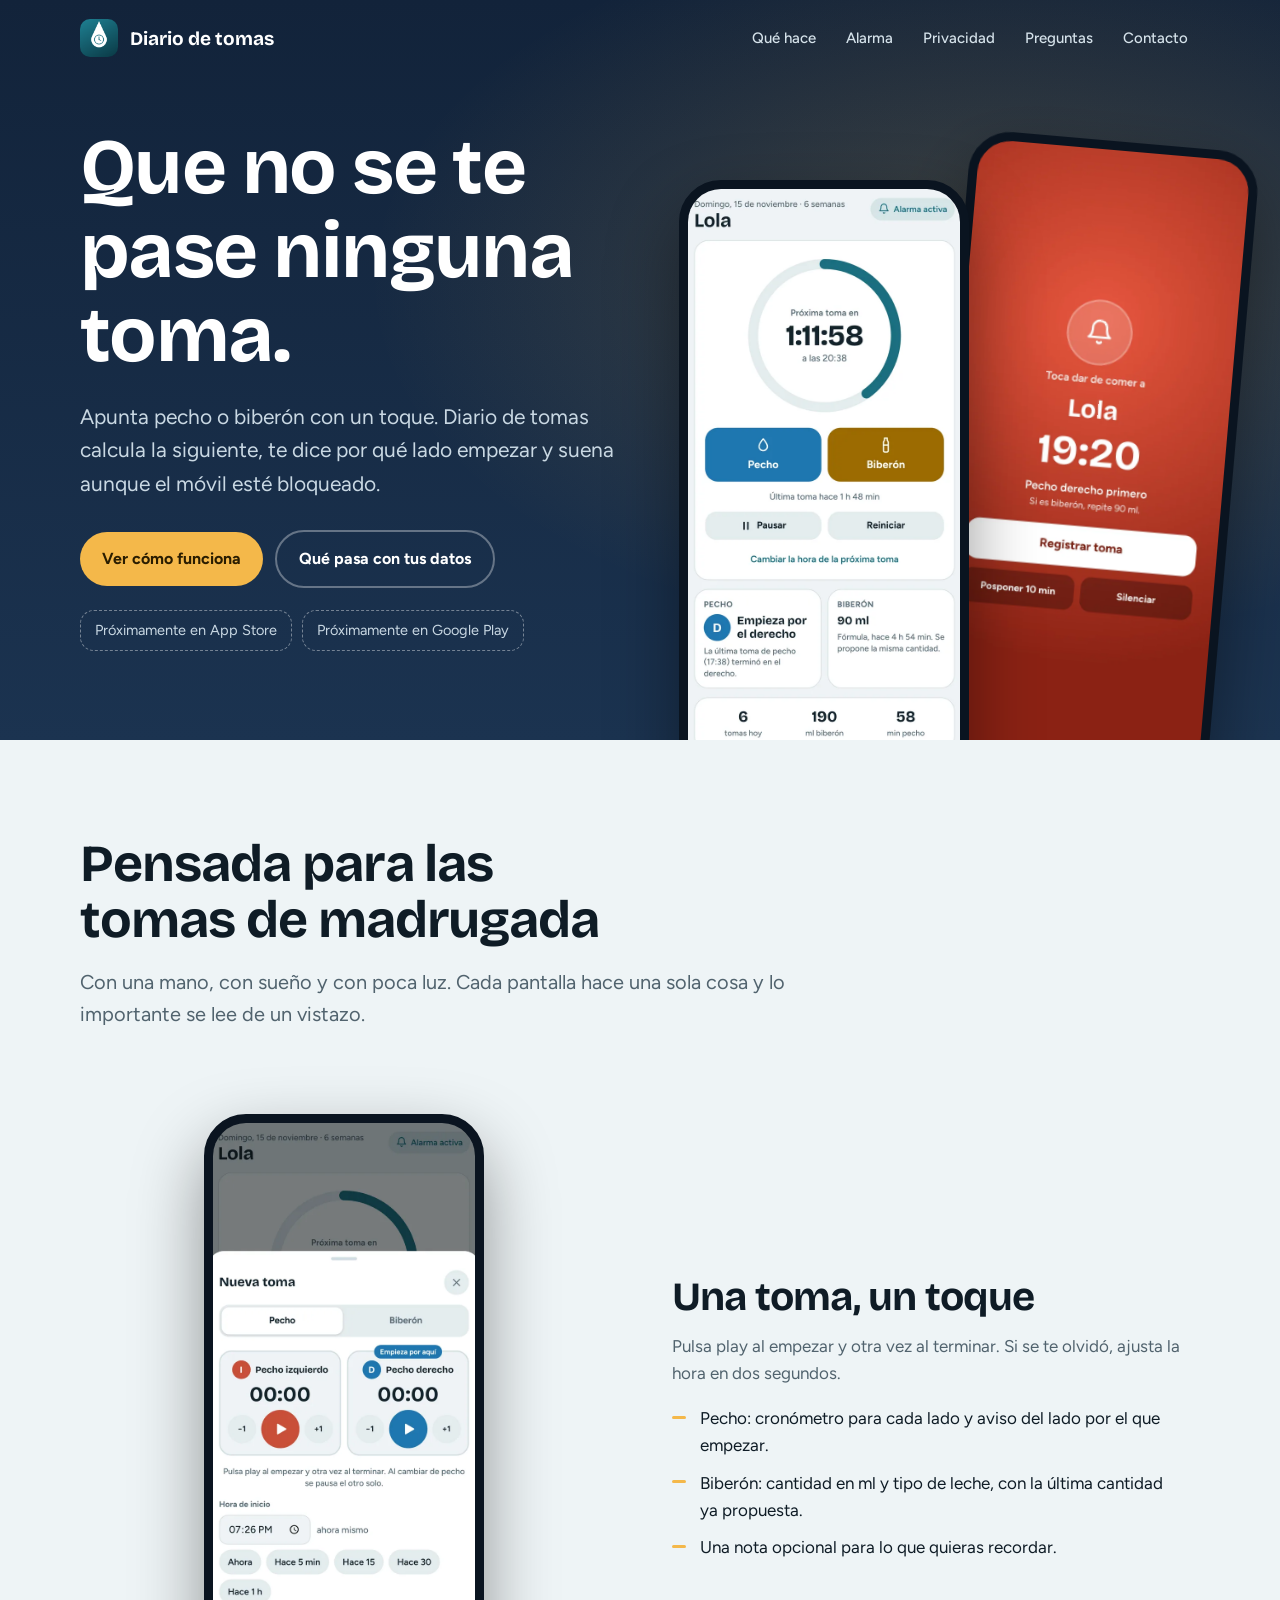
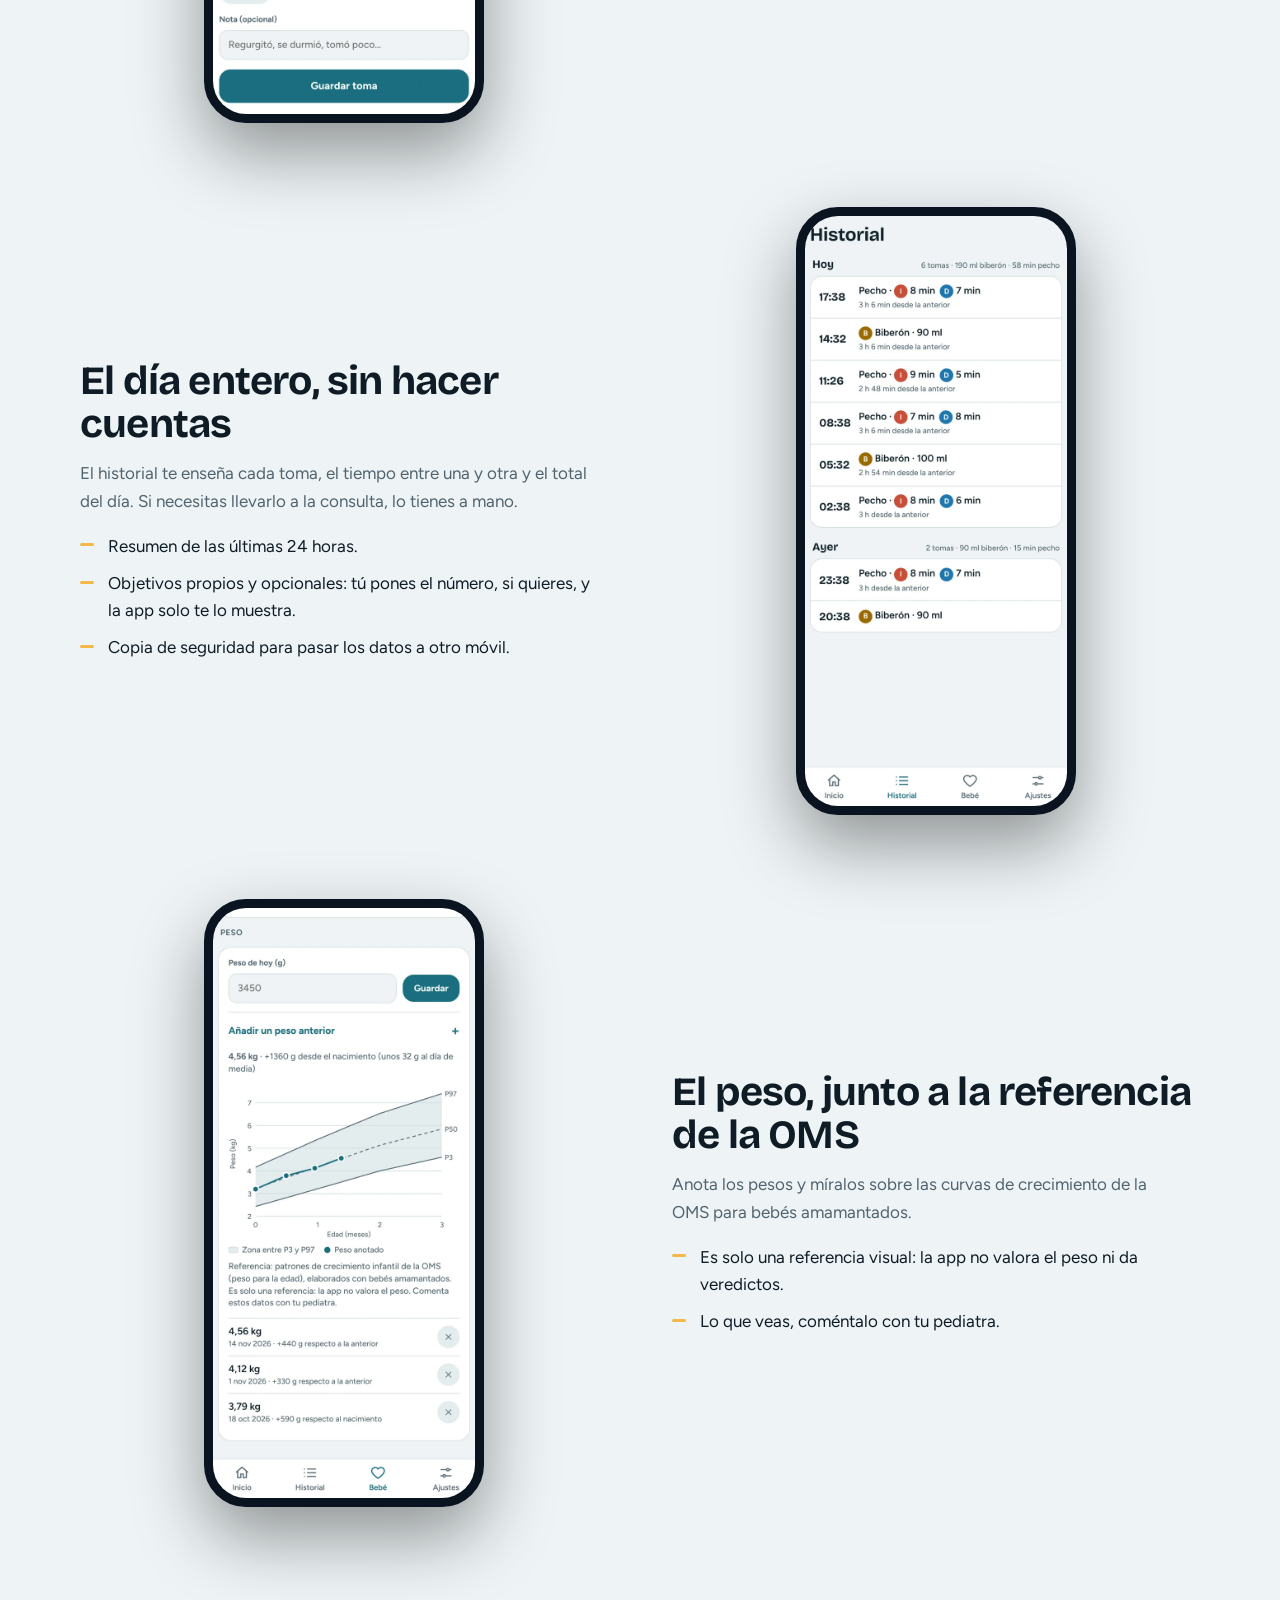
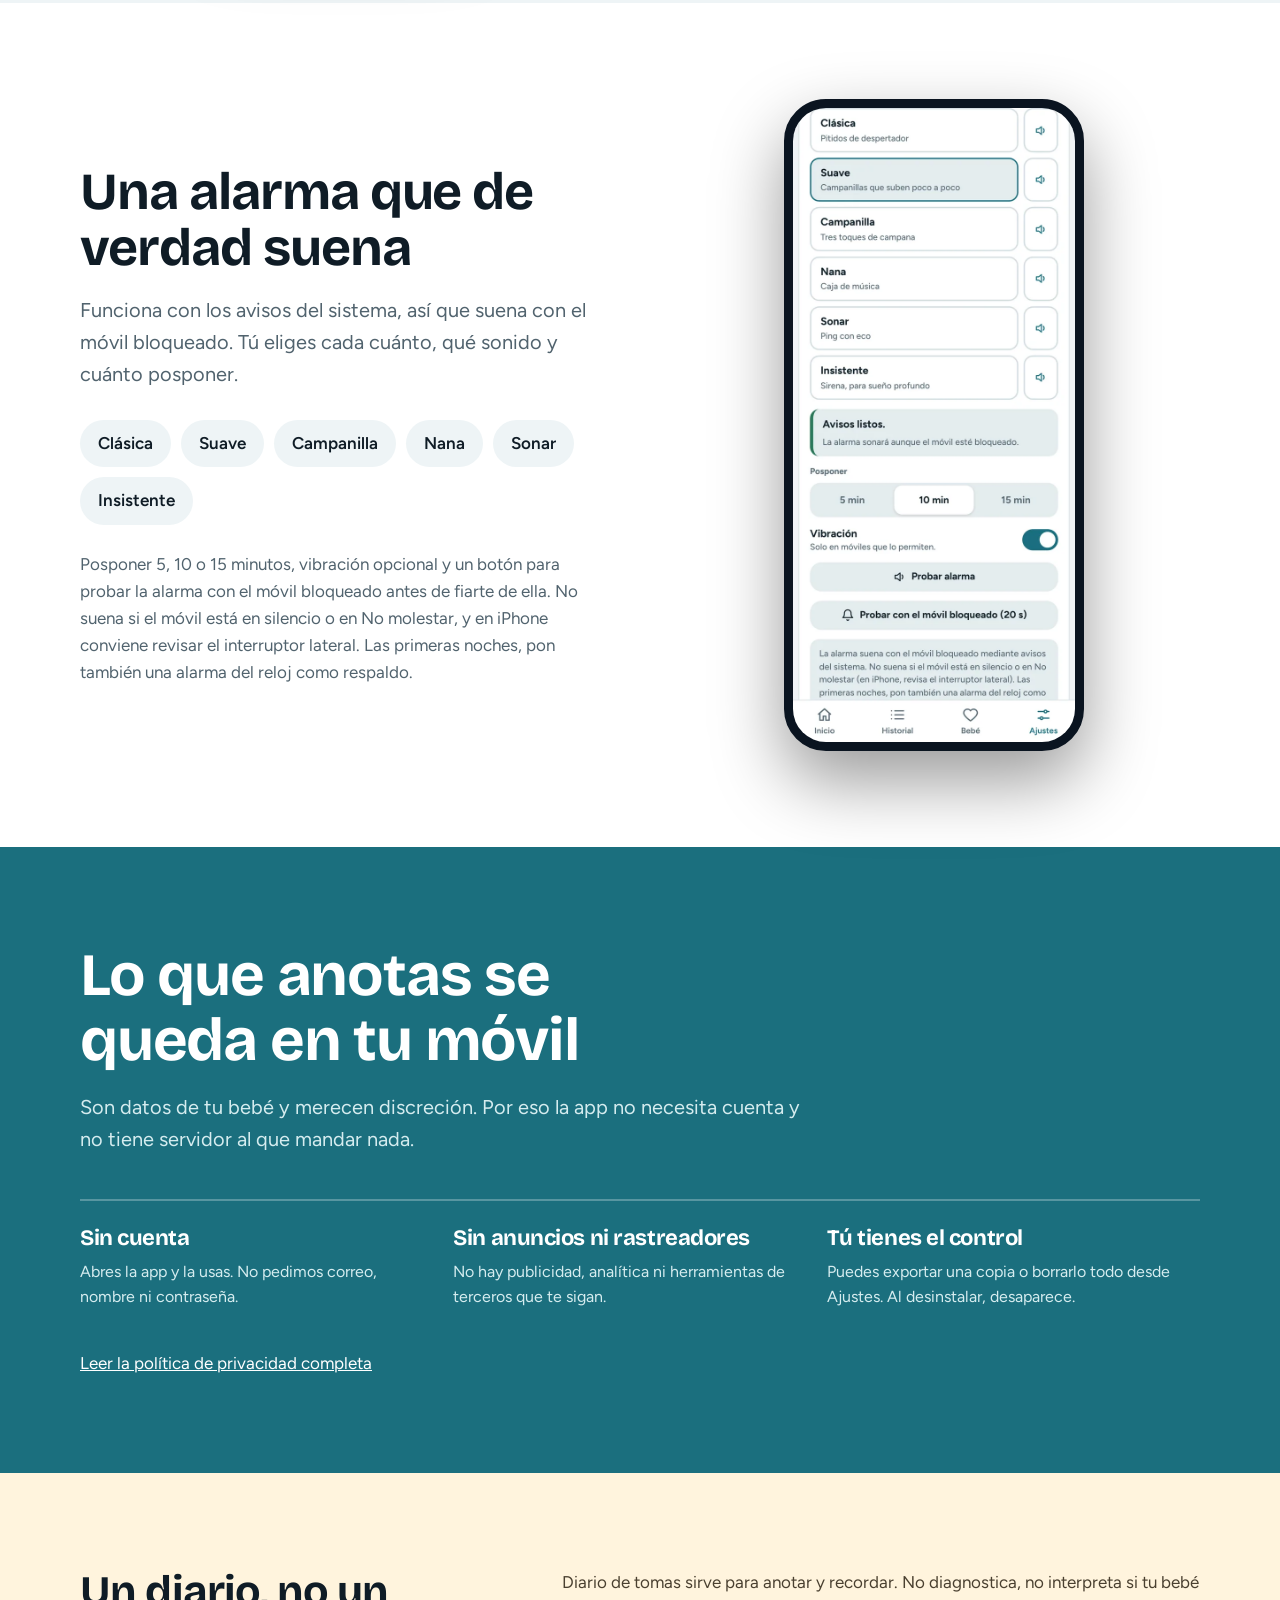
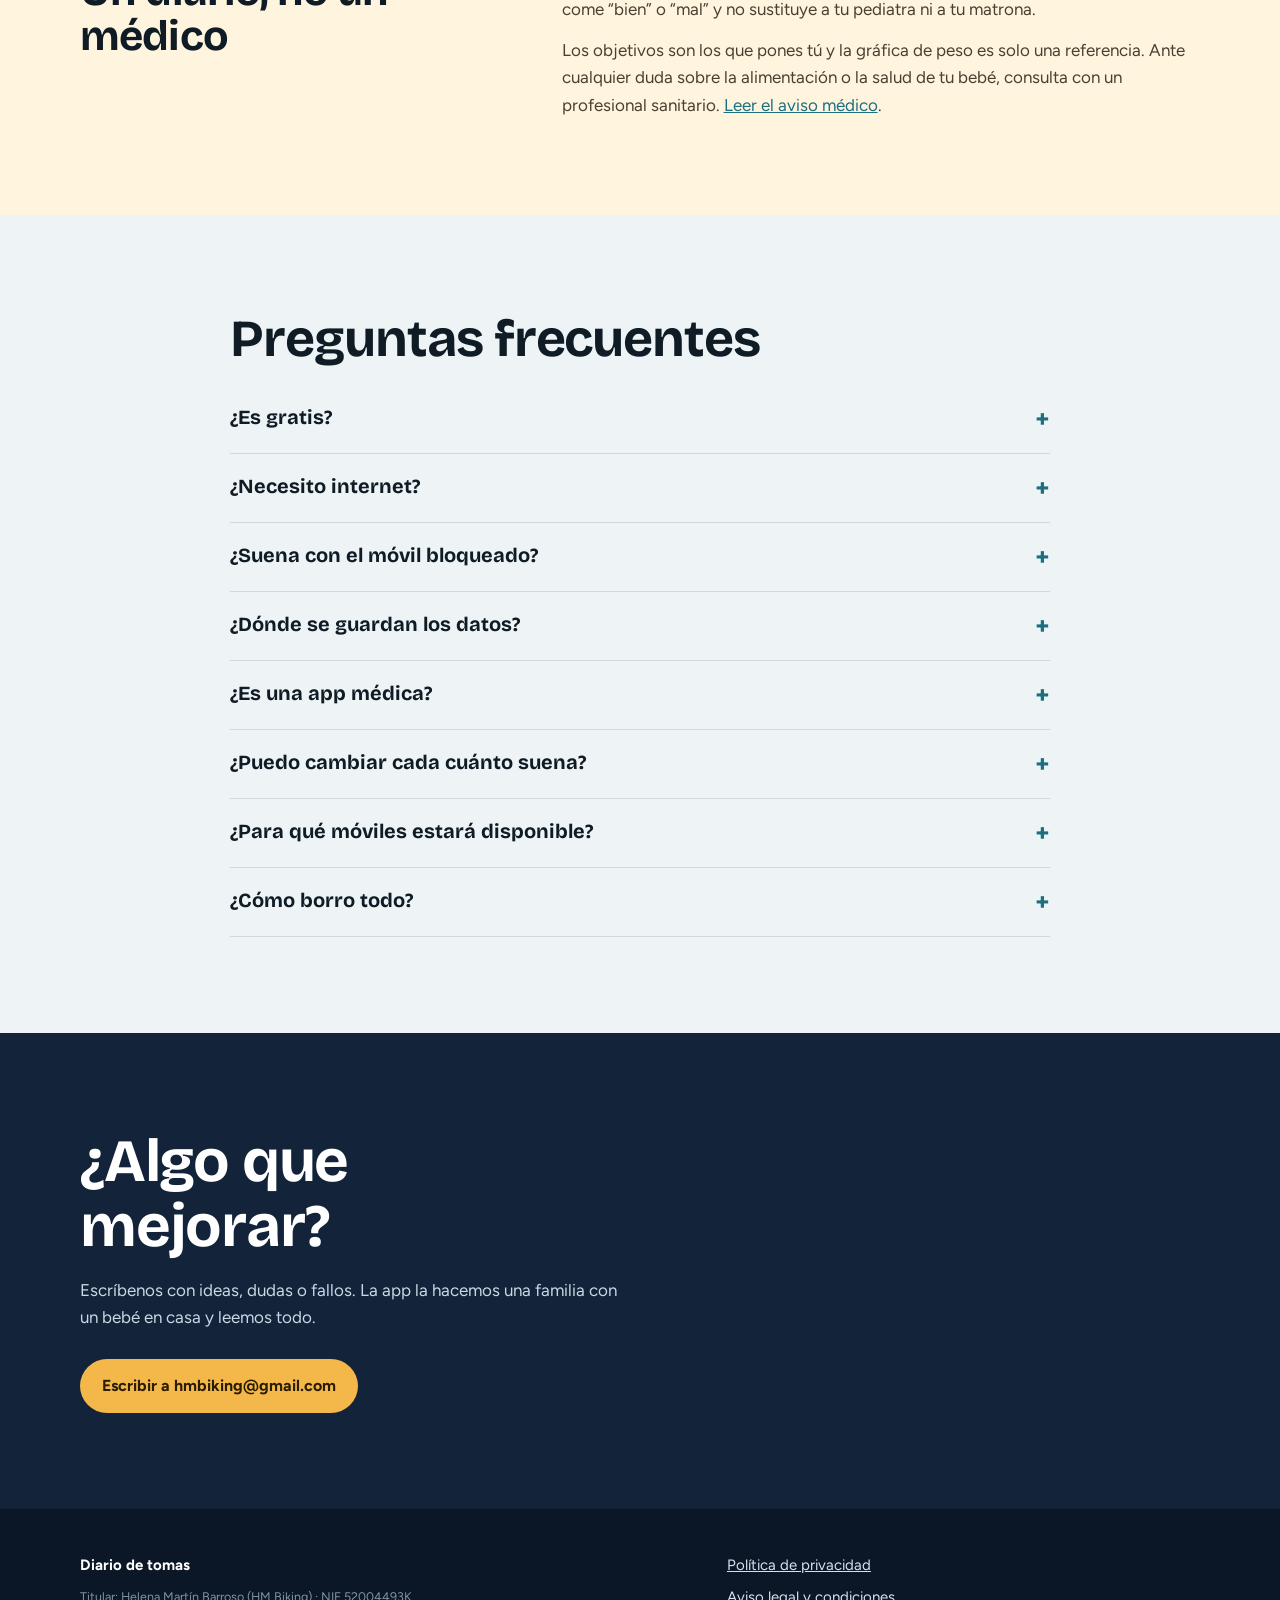
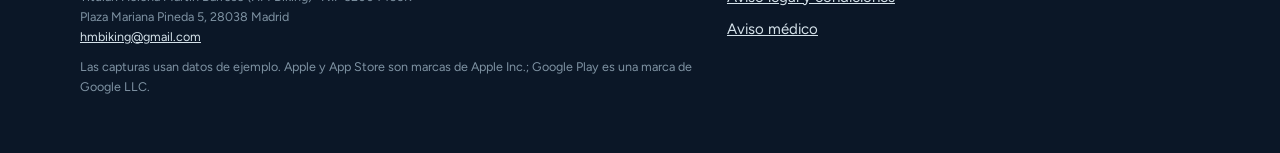
<file: index.html>
<!doctype html>
<html lang="es">
<head>
<meta charset="utf-8">
<meta name="viewport" content="width=device-width,initial-scale=1">
<title>Diario de tomas: apunta las tomas del bebé y no te pases ninguna</title>
<meta name="description" content="Registra pecho y biberón con un toque, recibe una alarma real para la siguiente toma y guarda todo en tu móvil. Sin cuentas, sin anuncios, sin rastreadores.">
<meta name="theme-color" content="#12233A">
<meta property="og:title" content="Diario de tomas">
<meta property="og:description" content="Registra pecho y biberón con un toque y recibe una alarma real para la siguiente toma. Todo se queda en tu móvil.">
<meta property="og:image" content="img/icono.png">
<meta property="og:type" content="website">
<link rel="icon" type="image/png" href="img/favicon.png">
<link rel="apple-touch-icon" href="img/apple-touch-icon.png">
<link rel="stylesheet" href="css/site.css">
</head>
<body>
<a class="skip" href="#contenido">Saltar al contenido</a>

<div class="hero">
 <header class="bar"><div class="wrap">
  <a class="brand" href="./"><img src="img/icono.png" alt="" width="38" height="38">Diario de tomas</a>
  <nav aria-label="Principal">
   <a href="#como">Qué hace</a><a href="#tonos">Alarma</a><a href="#privacidad">Privacidad</a><a href="#preguntas">Preguntas</a><a class="keep" href="#contacto">Contacto</a>
  </nav>
 </div></header>
 <div class="wrap">
  <div class="hero-txt">
   <h1>Que no se te pase ninguna toma.</h1>
   <p class="lead">Apunta pecho o biberón con un toque. Diario de tomas calcula la siguiente, te dice por qué lado empezar y suena aunque el móvil esté bloqueado.</p>
   <div class="cta">
    <a class="btn main" href="#como">Ver cómo funciona</a>
    <a class="btn ghost" href="#privacidad">Qué pasa con tus datos</a>
   </div>
   <div class="soon" aria-label="Disponibilidad"><span>Próximamente en App Store</span><span>Próximamente en Google Play</span></div>
  </div>
  <div class="hero-phones" aria-hidden="false">
   <div class="phone p-home"><img src="img/01-inicio.webp" width="660" height="1434" alt="Pantalla de inicio con la cuenta atrás hasta la próxima toma, botones de pecho y biberón y el resumen del día"></div>
   <div class="phone p-alarm"><img src="img/03-alarma.webp" width="660" height="1434" alt="Pantalla de alarma: toca dar de comer, con botones para registrar la toma, posponer o silenciar"></div>
  </div>
 </div>
</div>

<main id="contenido">
<section id="como">
 <div class="wrap">
  <h2 class="dawn-title">Pensada para las tomas de madrugada</h2>
  <p class="intro">Con una mano, con sueño y con poca luz. Cada pantalla hace una sola cosa y lo importante se lee de un vistazo.</p>

  <div class="row">
   <div class="shot"><div class="phone"><img loading="lazy" src="img/02-registrar-toma.webp" width="660" height="1434" alt="Hoja para registrar una toma de pecho con cronómetro para cada pecho"></div></div>
   <div>
    <h3>Una toma, un toque</h3>
    <p>Pulsa play al empezar y otra vez al terminar. Si se te olvidó, ajusta la hora en dos segundos.</p>
    <ul>
     <li>Pecho: cronómetro para cada lado y aviso del lado por el que empezar.</li>
     <li>Biberón: cantidad en ml y tipo de leche, con la última cantidad ya propuesta.</li>
     <li>Una nota opcional para lo que quieras recordar.</li>
    </ul>
   </div>
  </div>

  <div class="row rev">
   <div class="shot"><div class="phone"><img loading="lazy" src="img/04-historial.webp" width="660" height="1434" alt="Historial de tomas por día con hora, duración de cada pecho, mililitros y tiempo desde la anterior"></div></div>
   <div>
    <h3>El día entero, sin hacer cuentas</h3>
    <p>El historial te enseña cada toma, el tiempo entre una y otra y el total del día. Si necesitas llevarlo a la consulta, lo tienes a mano.</p>
    <ul>
     <li>Resumen de las últimas 24 horas.</li>
     <li>Objetivos propios y opcionales: tú pones el número, si quieres, y la app solo te lo muestra.</li>
     <li>Copia de seguridad para pasar los datos a otro móvil.</li>
    </ul>
   </div>
  </div>

  <div class="row">
   <div class="shot"><div class="phone"><img loading="lazy" src="img/05-bebe-curvas.webp" width="660" height="1434" alt="Pestaña Bebé con los pesos anotados sobre las curvas de referencia de la OMS"></div></div>
   <div>
    <h3>El peso, junto a la referencia de la OMS</h3>
    <p>Anota los pesos y míralos sobre las curvas de crecimiento de la OMS para bebés amamantados.</p>
    <ul>
     <li>Es solo una referencia visual: la app no valora el peso ni da veredictos.</li>
     <li>Lo que veas, coméntalo con tu pediatra.</li>
    </ul>
   </div>
  </div>
 </div>
</section>

<section id="tonos" class="tones">
 <div class="wrap two">
  <div>
   <h2 class="dawn-title">Una alarma que de verdad suena</h2>
   <p class="intro">Funciona con los avisos del sistema, así que suena con el móvil bloqueado. Tú eliges cada cuánto, qué sonido y cuánto posponer.</p>
   <div class="tonelist" role="list" aria-label="Tonos disponibles">
    <span role="listitem">Clásica</span><span role="listitem">Suave</span><span role="listitem">Campanilla</span><span role="listitem">Nana</span><span role="listitem">Sonar</span><span role="listitem">Insistente</span>
   </div>
   <p class="intro" style="margin-top:26px;font-size:17px">Posponer 5, 10 o 15 minutos, vibración opcional y un botón para probar la alarma con el móvil bloqueado antes de fiarte de ella. No suena si el móvil está en silencio o en No molestar, y en iPhone conviene revisar el interruptor lateral. Las primeras noches, pon también una alarma del reloj como respaldo.</p>
  </div>
  <div class="shot"><div class="phone"><img loading="lazy" src="img/06-tonos.webp" width="660" height="1434" alt="Ajustes con seis tonos de alarma a elegir, posponer y vibración"></div></div>
 </div>
</section>

<section id="privacidad" class="priv">
 <div class="wrap">
  <h2>Lo que anotas se queda en tu móvil</h2>
  <p class="lead">Son datos de tu bebé y merecen discreción. Por eso la app no necesita cuenta y no tiene servidor al que mandar nada.</p>
  <div class="facts">
   <div><h3>Sin cuenta</h3><p>Abres la app y la usas. No pedimos correo, nombre ni contraseña.</p></div>
   <div><h3>Sin anuncios ni rastreadores</h3><p>No hay publicidad, analítica ni herramientas de terceros que te sigan.</p></div>
   <div><h3>Tú tienes el control</h3><p>Puedes exportar una copia o borrarlo todo desde Ajustes. Al desinstalar, desaparece.</p></div>
  </div>
  <p style="margin-top:34px"><a href="privacidad.html">Leer la política de privacidad completa</a></p>
 </div>
</section>

<section class="nota">
 <div class="wrap">
  <h2>Un diario, no un médico</h2>
  <div>
   <p>Diario de tomas sirve para anotar y recordar. No diagnostica, no interpreta si tu bebé come “bien” o “mal” y no sustituye a tu pediatra ni a tu matrona.</p>
   <p>Los objetivos son los que pones tú y la gráfica de peso es solo una referencia. Ante cualquier duda sobre la alimentación o la salud de tu bebé, consulta con un profesional sanitario. <a href="medico.html">Leer el aviso médico</a>.</p>
  </div>
 </div>
</section>

<section id="preguntas">
 <div class="wrap faq">
  <h2 class="dawn-title">Preguntas frecuentes</h2>
  <details><summary>¿Es gratis?</summary><p>Sí. La app es gratuita, no tiene compras dentro de la app ni publicidad.</p></details>
  <details><summary>¿Necesito internet?</summary><p>No. Todo funciona sin conexión porque los datos viven en tu móvil.</p></details>
  <details><summary>¿Suena con el móvil bloqueado?</summary><p>Sí, mediante avisos del sistema. No suena si el móvil está en silencio o en No molestar. Usa el botón de probar con el móvil bloqueado para comprobarlo en tu teléfono.</p></details>
  <details><summary>¿Dónde se guardan los datos?</summary><p>Solo en tu dispositivo. No los recibimos ni los vemos. Si cambias de móvil, usa la copia de seguridad de Ajustes.</p></details>
  <details><summary>¿Es una app médica?</summary><p>No. Es un diario para registrar tomas y un recordatorio. No da diagnósticos ni valoraciones. Consulta cualquier duda con tu pediatra.</p></details>
  <details><summary>¿Puedo cambiar cada cuánto suena?</summary><p>Sí, el intervalo y el sonido los eliges tú, y puedes pausar o reiniciar la cuenta atrás cuando quieras.</p></details>
  <details><summary>¿Para qué móviles estará disponible?</summary><p>Para iPhone y Android. Estamos terminando de prepararla para las tiendas.</p></details>
  <details><summary>¿Cómo borro todo?</summary><p>En Ajustes hay una opción para borrar todos los datos. También se eliminan al desinstalar la app.</p></details>
 </div>
</section>

<section id="contacto" class="cierre">
 <div class="wrap">
  <h2>¿Algo que mejorar?</h2>
  <p>Escríbenos con ideas, dudas o fallos. La app la hacemos una familia con un bebé en casa y leemos todo.</p>
  <a class="btn main" href="mailto:hmbiking@gmail.com">Escribir a hmbiking@gmail.com</a>
 </div>
</section>
</main>

<footer>
 <div class="wrap">
  <div>
   <strong style="color:#fff">Diario de tomas</strong>
   <small>Titular: Helena Martín Barroso (HM Biking) · NIF 52004493K<br>Plaza Mariana Pineda 5, 28038 Madrid<br><a href="mailto:hmbiking@gmail.com">hmbiking@gmail.com</a></small>
   <small>Las capturas usan datos de ejemplo. Apple y App Store son marcas de Apple Inc.; Google Play es una marca de Google LLC.</small>
  </div>
  <div class="links">
   <a href="privacidad.html">Política de privacidad</a>
   <a href="terminos.html">Aviso legal y condiciones</a>
   <a href="medico.html">Aviso médico</a>
  </div>
 </div>
</footer>
</body>
</html>
</file>
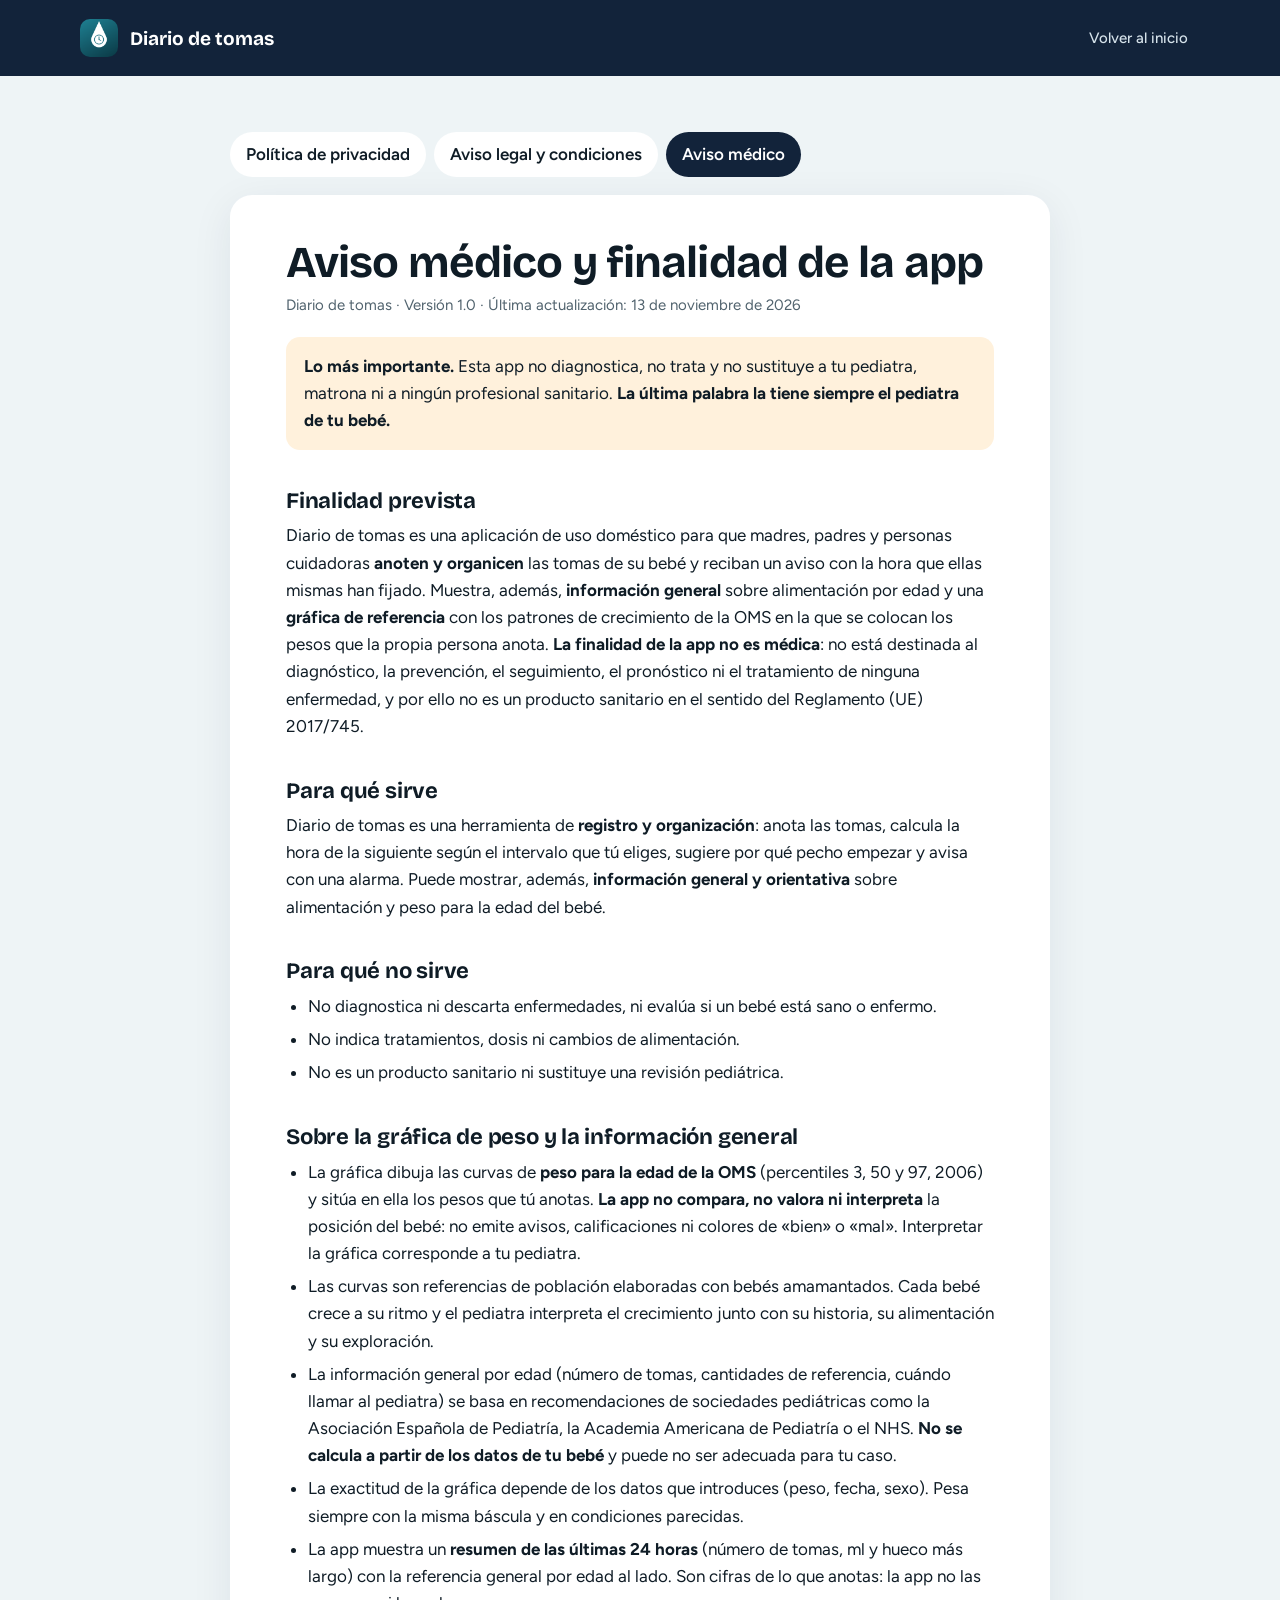
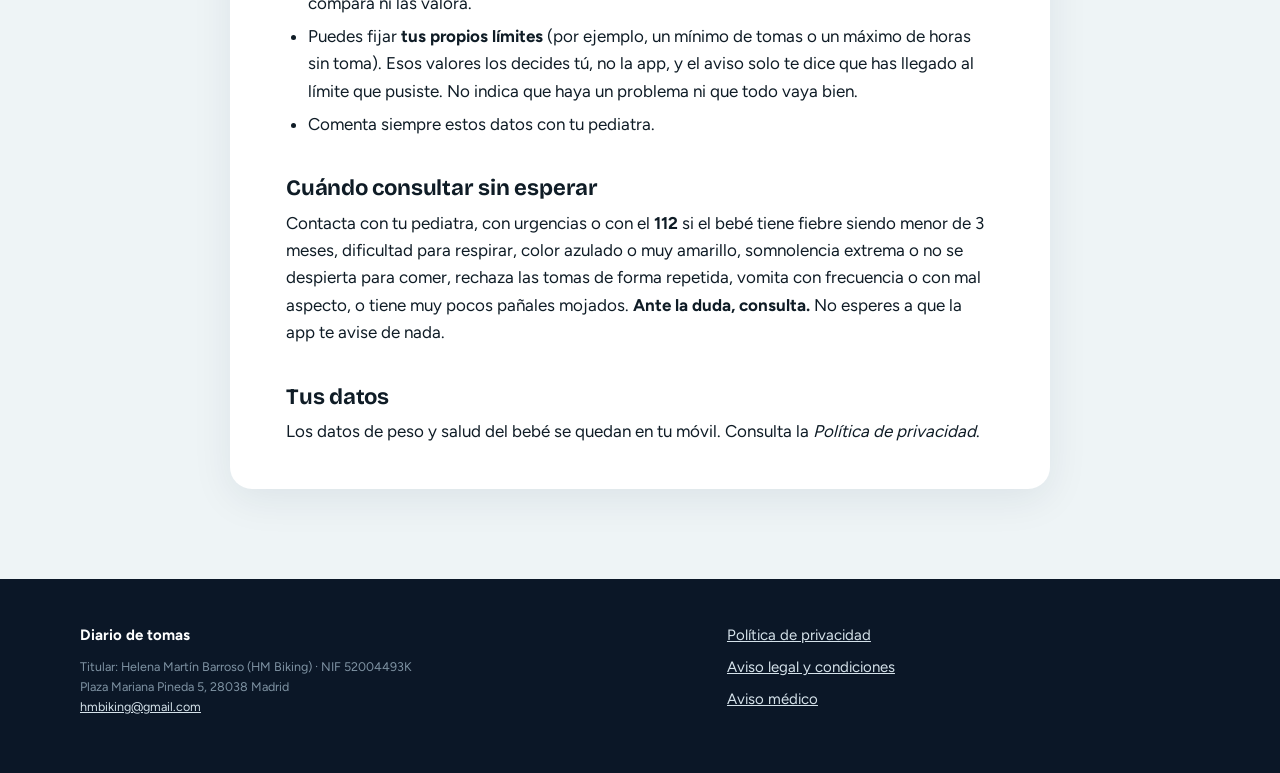
<file: medico.html>
<!doctype html><html lang="es"><head><meta charset="utf-8"><meta name="viewport" content="width=device-width,initial-scale=1"><title>Aviso médico · Diario de tomas</title><meta name="robots" content="index,follow"><link rel="icon" type="image/png" href="img/favicon.png"><link rel="stylesheet" href="css/site.css"></head><body class="legal-page page-light"><header class="bar"><div class="wrap"><a class="brand" href="./"><img src="img/icono.png" alt="" width="38" height="38">Diario de tomas</a><nav><a class="keep" href="./">Volver al inicio</a></nav></div></header><main><div class="legal-tabs"><a href="privacidad.html">Política de privacidad</a><a href="terminos.html">Aviso legal y condiciones</a><a href="medico.html" aria-current="page">Aviso médico</a></div><article class="legal"><h1>Aviso médico y finalidad de la app</h1>
<p class="meta">Diario de tomas · Versión 1.0 · Última actualización: 13 de noviembre de 2026</p>

<div class="box warn"><b>Lo más importante.</b> Esta app no diagnostica, no trata y no sustituye a tu pediatra, matrona ni a ningún profesional sanitario. <b>La última palabra la tiene siempre el pediatra de tu bebé.</b></div>

<h2>Finalidad prevista</h2>
<p>Diario de tomas es una aplicación de uso doméstico para que madres, padres y personas cuidadoras <b>anoten y organicen</b> las tomas de su bebé y reciban un aviso con la hora que ellas mismas han fijado. Muestra, además, <b>información general</b> sobre alimentación por edad y una <b>gráfica de referencia</b> con los patrones de crecimiento de la OMS en la que se colocan los pesos que la propia persona anota. <b>La finalidad de la app no es médica</b>: no está destinada al diagnóstico, la prevención, el seguimiento, el pronóstico ni el tratamiento de ninguna enfermedad, y por ello no es un producto sanitario en el sentido del Reglamento (UE) 2017/745.</p>

<h2>Para qué sirve</h2>
<p>Diario de tomas es una herramienta de <b>registro y organización</b>: anota las tomas, calcula la hora de la siguiente según el intervalo que tú eliges, sugiere por qué pecho empezar y avisa con una alarma. Puede mostrar, además, <b>información general y orientativa</b> sobre alimentación y peso para la edad del bebé.</p>

<h2>Para qué no sirve</h2>
<ul>
<li>No diagnostica ni descarta enfermedades, ni evalúa si un bebé está sano o enfermo.</li>
<li>No indica tratamientos, dosis ni cambios de alimentación.</li>
<li>No es un producto sanitario ni sustituye una revisión pediátrica.</li>
</ul>

<h2>Sobre la gráfica de peso y la información general</h2>
<ul>
<li>La gráfica dibuja las curvas de <b>peso para la edad de la OMS</b> (percentiles 3, 50 y 97, 2006) y sitúa en ella los pesos que tú anotas. <b>La app no compara, no valora ni interpreta</b> la posición del bebé: no emite avisos, calificaciones ni colores de «bien» o «mal». Interpretar la gráfica corresponde a tu pediatra.</li>
<li>Las curvas son referencias de población elaboradas con bebés amamantados. Cada bebé crece a su ritmo y el pediatra interpreta el crecimiento junto con su historia, su alimentación y su exploración.</li>
<li>La información general por edad (número de tomas, cantidades de referencia, cuándo llamar al pediatra) se basa en recomendaciones de sociedades pediátricas como la Asociación Española de Pediatría, la Academia Americana de Pediatría o el NHS. <b>No se calcula a partir de los datos de tu bebé</b> y puede no ser adecuada para tu caso.</li>
<li>La exactitud de la gráfica depende de los datos que introduces (peso, fecha, sexo). Pesa siempre con la misma báscula y en condiciones parecidas.</li>
<li>La app muestra un <b>resumen de las últimas 24 horas</b> (número de tomas, ml y hueco más largo) con la referencia general por edad al lado. Son cifras de lo que anotas: la app no las compara ni las valora.</li>
<li>Puedes fijar <b>tus propios límites</b> (por ejemplo, un mínimo de tomas o un máximo de horas sin toma). Esos valores los decides tú, no la app, y el aviso solo te dice que has llegado al límite que pusiste. No indica que haya un problema ni que todo vaya bien.</li>
<li>Comenta siempre estos datos con tu pediatra.</li>
</ul>

<h2>Cuándo consultar sin esperar</h2>
<p>Contacta con tu pediatra, con urgencias o con el <b>112</b> si el bebé tiene fiebre siendo menor de 3 meses, dificultad para respirar, color azulado o muy amarillo, somnolencia extrema o no se despierta para comer, rechaza las tomas de forma repetida, vomita con frecuencia o con mal aspecto, o tiene muy pocos pañales mojados. <b>Ante la duda, consulta.</b> No esperes a que la app te avise de nada.</p>

<h2>Tus datos</h2>
<p>Los datos de peso y salud del bebé se quedan en tu móvil. Consulta la <i>Política de privacidad</i>.</p>
</article></main><footer><div class="wrap"><div><strong style="color:#fff">Diario de tomas</strong><small>Titular: Helena Martín Barroso (HM Biking) · NIF 52004493K<br>Plaza Mariana Pineda 5, 28038 Madrid<br><a href="mailto:hmbiking@gmail.com">hmbiking@gmail.com</a></small></div><div class="links"><a href="privacidad.html">Política de privacidad</a><a href="terminos.html">Aviso legal y condiciones</a><a href="medico.html">Aviso médico</a></div></div></footer></body></html>
</file>
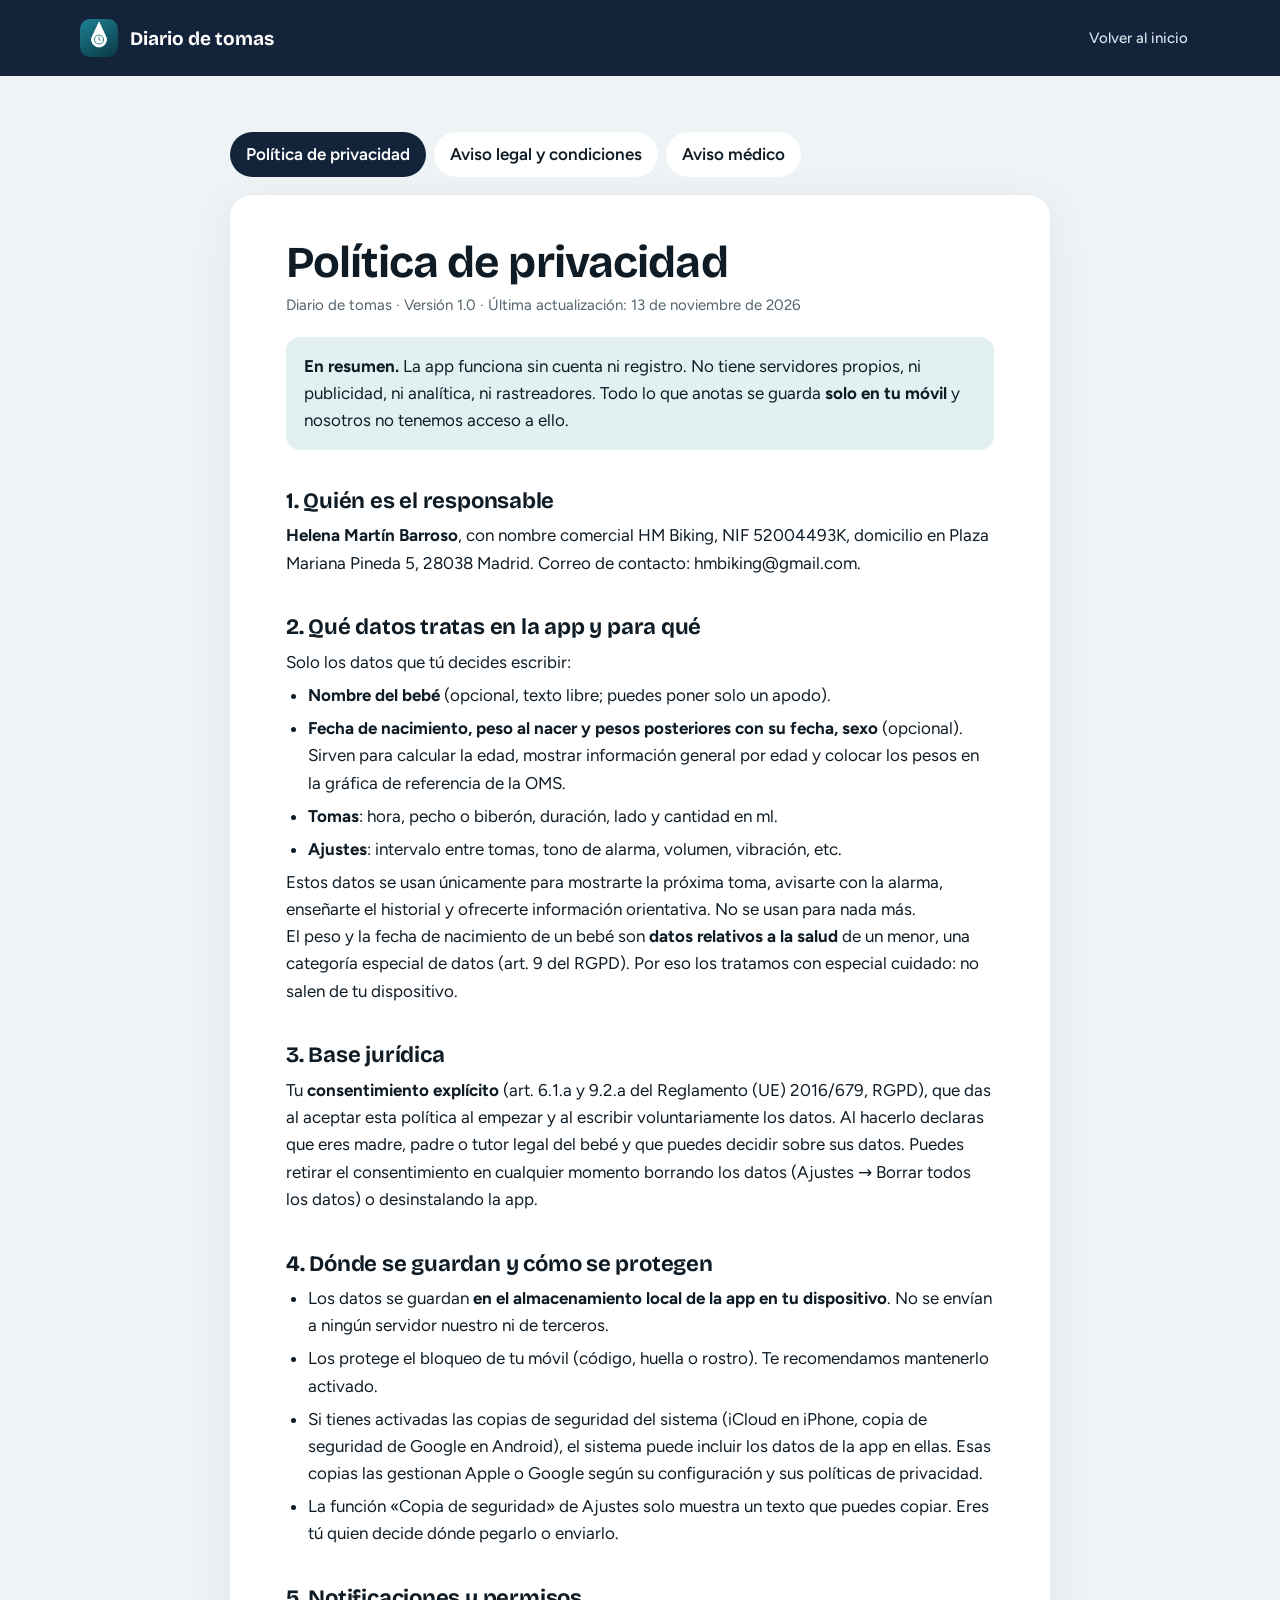
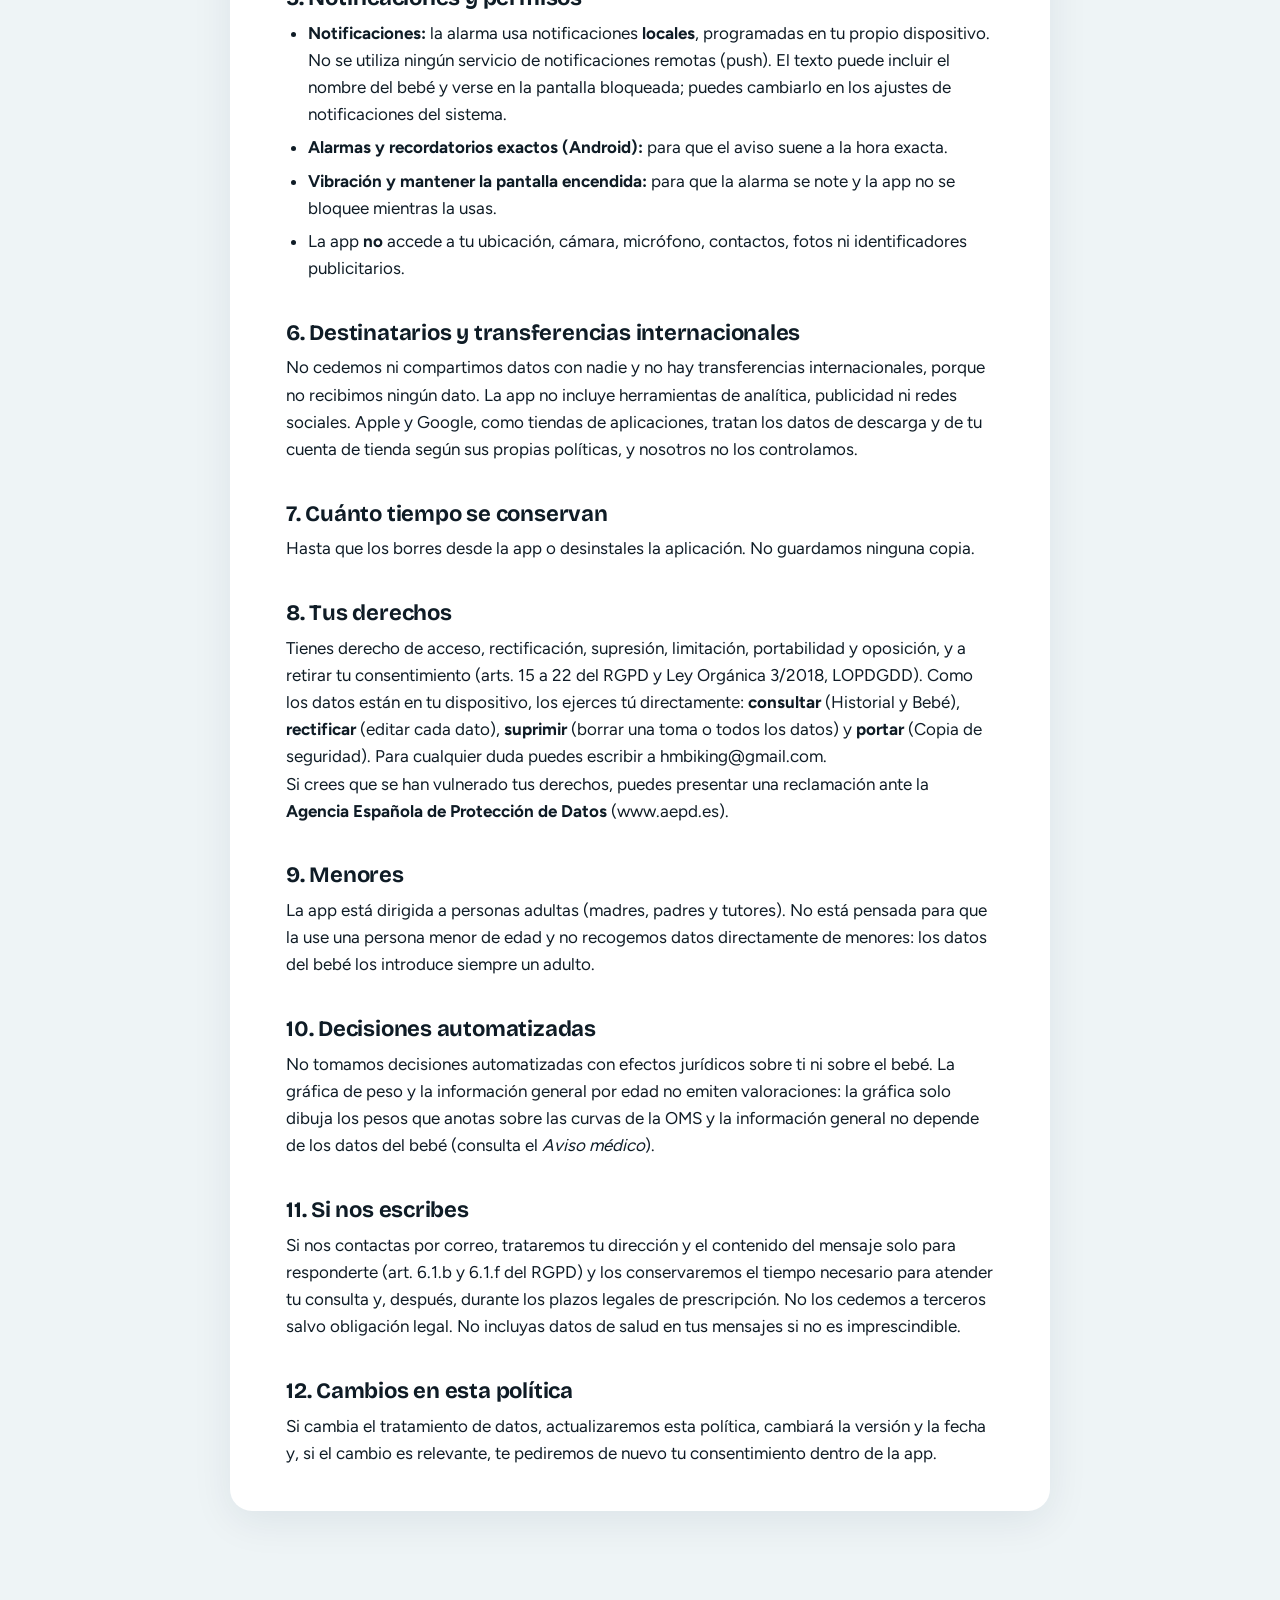
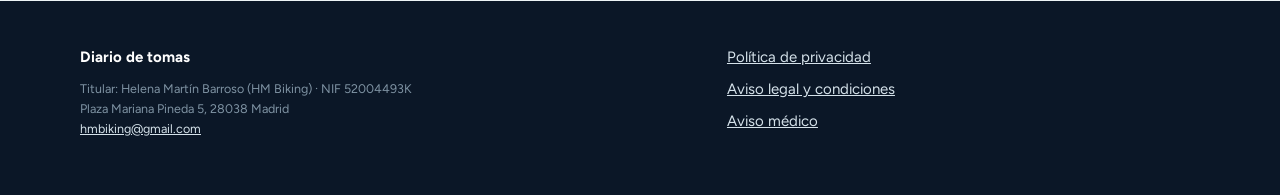
<file: privacidad.html>
<!doctype html><html lang="es"><head><meta charset="utf-8"><meta name="viewport" content="width=device-width,initial-scale=1"><title>Política de privacidad · Diario de tomas</title><meta name="robots" content="index,follow"><link rel="icon" type="image/png" href="img/favicon.png"><link rel="stylesheet" href="css/site.css"></head><body class="legal-page page-light"><header class="bar"><div class="wrap"><a class="brand" href="./"><img src="img/icono.png" alt="" width="38" height="38">Diario de tomas</a><nav><a class="keep" href="./">Volver al inicio</a></nav></div></header><main><div class="legal-tabs"><a href="privacidad.html" aria-current="page">Política de privacidad</a><a href="terminos.html">Aviso legal y condiciones</a><a href="medico.html">Aviso médico</a></div><article class="legal"><h1>Política de privacidad</h1>
<p class="meta">Diario de tomas · Versión 1.0 · Última actualización: 13 de noviembre de 2026</p>

<div class="box"><b>En resumen.</b> La app funciona sin cuenta ni registro. No tiene servidores propios, ni publicidad, ni analítica, ni rastreadores. Todo lo que anotas se guarda <b>solo en tu móvil</b> y nosotros no tenemos acceso a ello.</div>

<h2>1. Quién es el responsable</h2>
<p><b>Helena Martín Barroso</b>, con nombre comercial HM Biking, NIF 52004493K, domicilio en Plaza Mariana Pineda 5, 28038 Madrid. Correo de contacto: hmbiking@gmail.com.</p>

<h2>2. Qué datos tratas en la app y para qué</h2>
<p>Solo los datos que tú decides escribir:</p>
<ul>
<li><b>Nombre del bebé</b> (opcional, texto libre; puedes poner solo un apodo).</li>
<li><b>Fecha de nacimiento, peso al nacer y pesos posteriores con su fecha, sexo</b> (opcional). Sirven para calcular la edad, mostrar información general por edad y colocar los pesos en la gráfica de referencia de la OMS.</li>
<li><b>Tomas</b>: hora, pecho o biberón, duración, lado y cantidad en ml.</li>
<li><b>Ajustes</b>: intervalo entre tomas, tono de alarma, volumen, vibración, etc.</li>
</ul>
<p>Estos datos se usan únicamente para mostrarte la próxima toma, avisarte con la alarma, enseñarte el historial y ofrecerte información orientativa. No se usan para nada más.</p>
<p>El peso y la fecha de nacimiento de un bebé son <b>datos relativos a la salud</b> de un menor, una categoría especial de datos (art. 9 del RGPD). Por eso los tratamos con especial cuidado: no salen de tu dispositivo.</p>

<h2>3. Base jurídica</h2>
<p>Tu <b>consentimiento explícito</b> (art. 6.1.a y 9.2.a del Reglamento (UE) 2016/679, RGPD), que das al aceptar esta política al empezar y al escribir voluntariamente los datos. Al hacerlo declaras que eres madre, padre o tutor legal del bebé y que puedes decidir sobre sus datos. Puedes retirar el consentimiento en cualquier momento borrando los datos (Ajustes → Borrar todos los datos) o desinstalando la app.</p>

<h2>4. Dónde se guardan y cómo se protegen</h2>
<ul>
<li>Los datos se guardan <b>en el almacenamiento local de la app en tu dispositivo</b>. No se envían a ningún servidor nuestro ni de terceros.</li>
<li>Los protege el bloqueo de tu móvil (código, huella o rostro). Te recomendamos mantenerlo activado.</li>
<li>Si tienes activadas las copias de seguridad del sistema (iCloud en iPhone, copia de seguridad de Google en Android), el sistema puede incluir los datos de la app en ellas. Esas copias las gestionan Apple o Google según su configuración y sus políticas de privacidad.</li>
<li>La función «Copia de seguridad» de Ajustes solo muestra un texto que puedes copiar. Eres tú quien decide dónde pegarlo o enviarlo.</li>
</ul>

<h2>5. Notificaciones y permisos</h2>
<ul>
<li><b>Notificaciones:</b> la alarma usa notificaciones <b>locales</b>, programadas en tu propio dispositivo. No se utiliza ningún servicio de notificaciones remotas (push). El texto puede incluir el nombre del bebé y verse en la pantalla bloqueada; puedes cambiarlo en los ajustes de notificaciones del sistema.</li>
<li><b>Alarmas y recordatorios exactos (Android):</b> para que el aviso suene a la hora exacta.</li>
<li><b>Vibración y mantener la pantalla encendida:</b> para que la alarma se note y la app no se bloquee mientras la usas.</li>
<li>La app <b>no</b> accede a tu ubicación, cámara, micrófono, contactos, fotos ni identificadores publicitarios.</li>
</ul>

<h2>6. Destinatarios y transferencias internacionales</h2>
<p>No cedemos ni compartimos datos con nadie y no hay transferencias internacionales, porque no recibimos ningún dato. La app no incluye herramientas de analítica, publicidad ni redes sociales. Apple y Google, como tiendas de aplicaciones, tratan los datos de descarga y de tu cuenta de tienda según sus propias políticas, y nosotros no los controlamos.</p>

<h2>7. Cuánto tiempo se conservan</h2>
<p>Hasta que los borres desde la app o desinstales la aplicación. No guardamos ninguna copia.</p>

<h2>8. Tus derechos</h2>
<p>Tienes derecho de acceso, rectificación, supresión, limitación, portabilidad y oposición, y a retirar tu consentimiento (arts. 15 a 22 del RGPD y Ley Orgánica 3/2018, LOPDGDD). Como los datos están en tu dispositivo, los ejerces tú directamente: <b>consultar</b> (Historial y Bebé), <b>rectificar</b> (editar cada dato), <b>suprimir</b> (borrar una toma o todos los datos) y <b>portar</b> (Copia de seguridad). Para cualquier duda puedes escribir a hmbiking@gmail.com.</p>
<p>Si crees que se han vulnerado tus derechos, puedes presentar una reclamación ante la <b>Agencia Española de Protección de Datos</b> (www.aepd.es).</p>

<h2>9. Menores</h2>
<p>La app está dirigida a personas adultas (madres, padres y tutores). No está pensada para que la use una persona menor de edad y no recogemos datos directamente de menores: los datos del bebé los introduce siempre un adulto.</p>

<h2>10. Decisiones automatizadas</h2>
<p>No tomamos decisiones automatizadas con efectos jurídicos sobre ti ni sobre el bebé. La gráfica de peso y la información general por edad no emiten valoraciones: la gráfica solo dibuja los pesos que anotas sobre las curvas de la OMS y la información general no depende de los datos del bebé (consulta el <i>Aviso médico</i>).</p>

<h2>11. Si nos escribes</h2>
<p>Si nos contactas por correo, trataremos tu dirección y el contenido del mensaje solo para responderte (art. 6.1.b y 6.1.f del RGPD) y los conservaremos el tiempo necesario para atender tu consulta y, después, durante los plazos legales de prescripción. No los cedemos a terceros salvo obligación legal. No incluyas datos de salud en tus mensajes si no es imprescindible.</p>

<h2>12. Cambios en esta política</h2>
<p>Si cambia el tratamiento de datos, actualizaremos esta política, cambiará la versión y la fecha y, si el cambio es relevante, te pediremos de nuevo tu consentimiento dentro de la app.</p>
</article></main><footer><div class="wrap"><div><strong style="color:#fff">Diario de tomas</strong><small>Titular: Helena Martín Barroso (HM Biking) · NIF 52004493K<br>Plaza Mariana Pineda 5, 28038 Madrid<br><a href="mailto:hmbiking@gmail.com">hmbiking@gmail.com</a></small></div><div class="links"><a href="privacidad.html">Política de privacidad</a><a href="terminos.html">Aviso legal y condiciones</a><a href="medico.html">Aviso médico</a></div></div></footer></body></html>
</file>
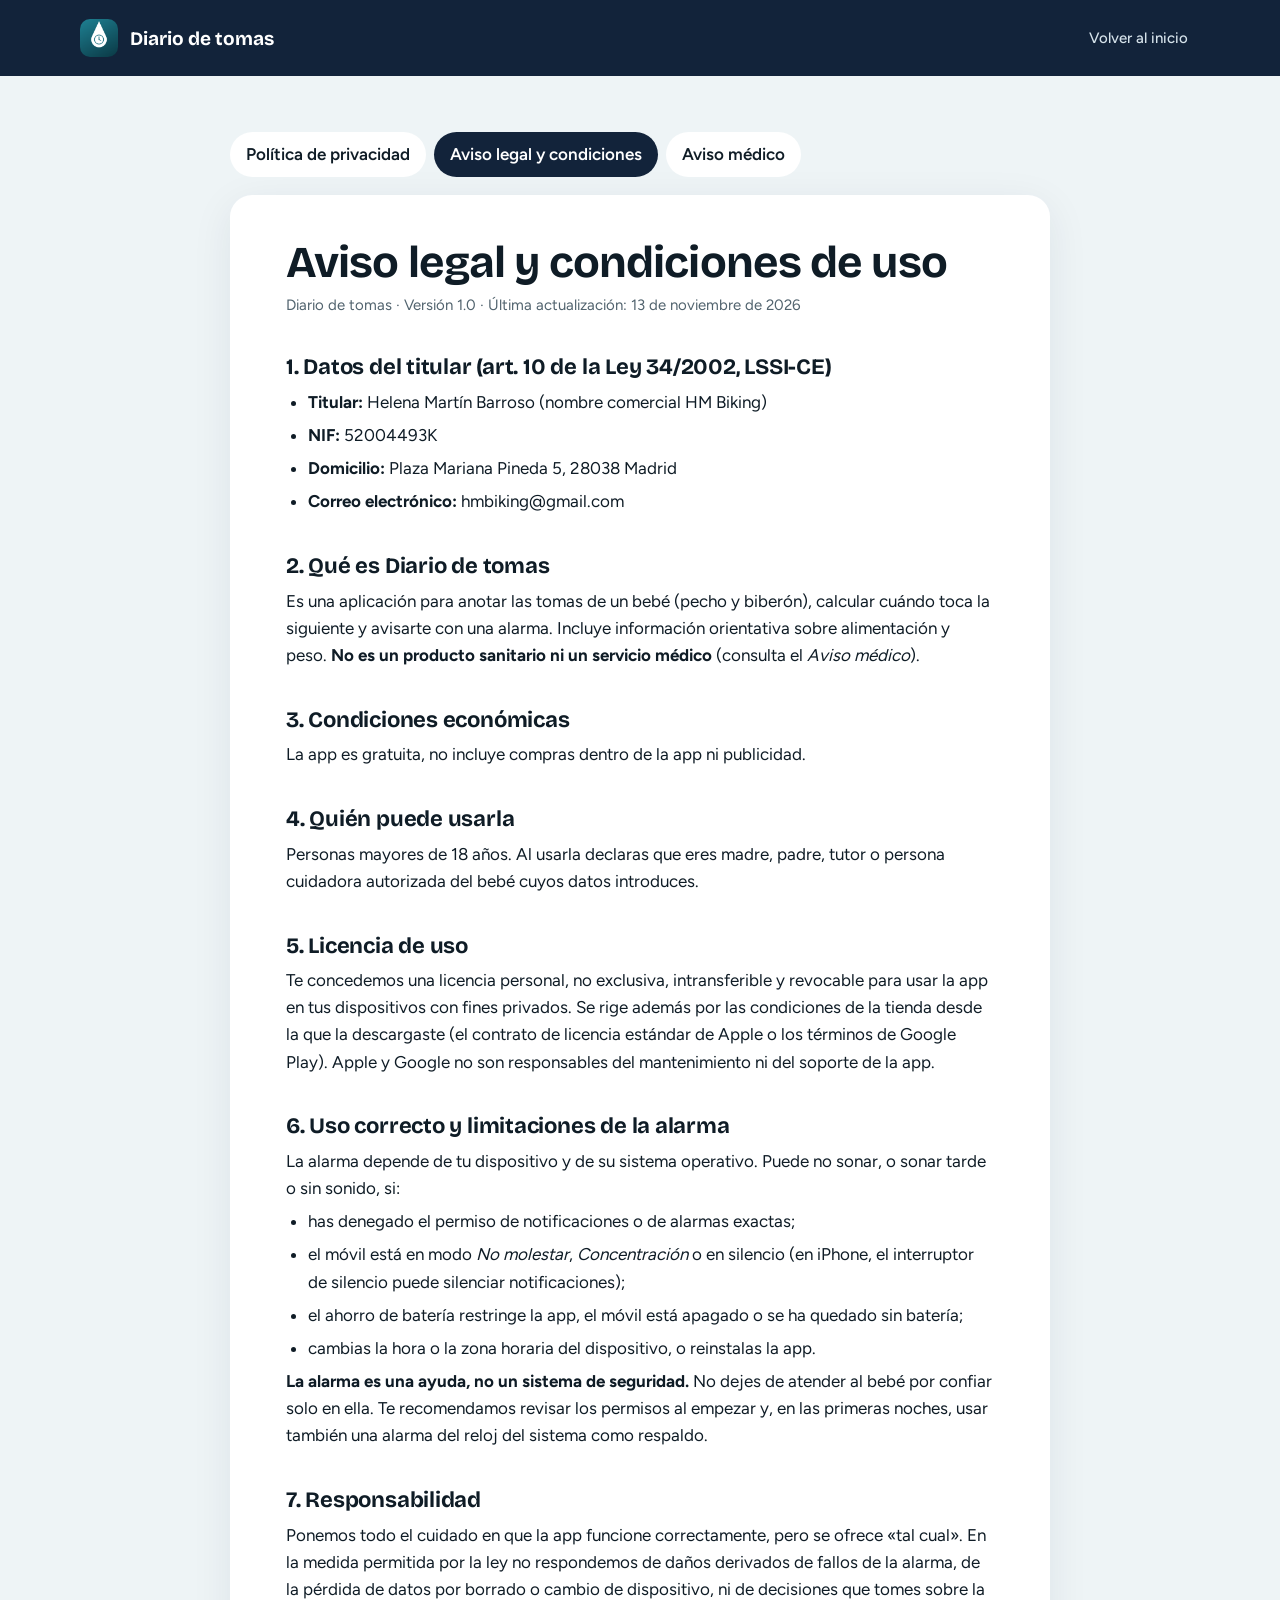
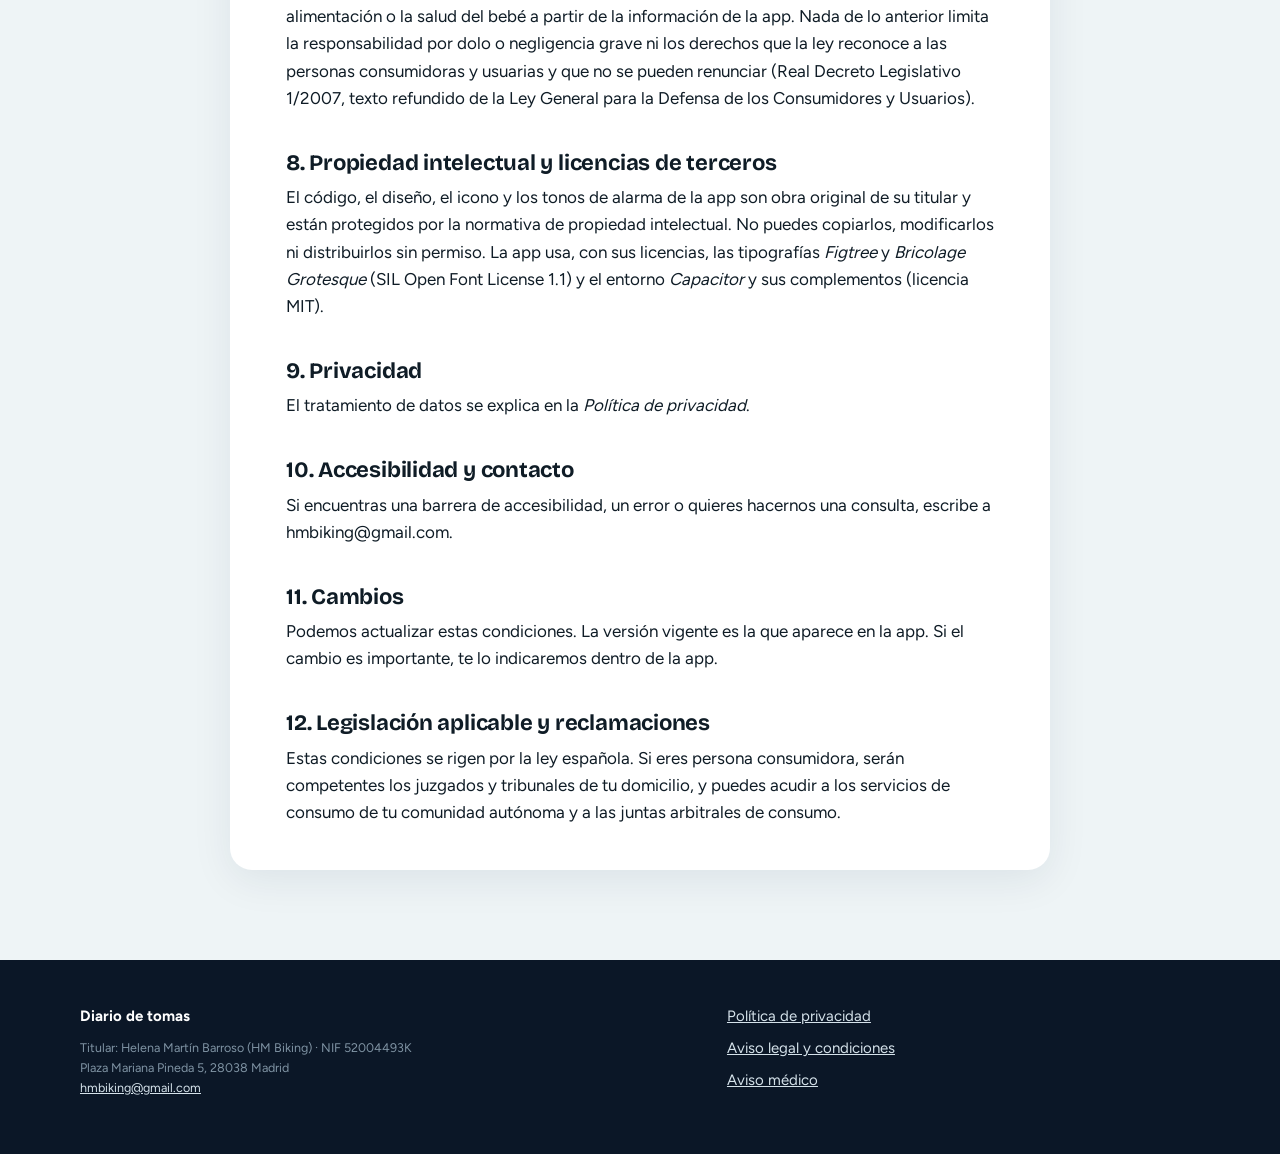
<file: terminos.html>
<!doctype html><html lang="es"><head><meta charset="utf-8"><meta name="viewport" content="width=device-width,initial-scale=1"><title>Aviso legal y condiciones · Diario de tomas</title><meta name="robots" content="index,follow"><link rel="icon" type="image/png" href="img/favicon.png"><link rel="stylesheet" href="css/site.css"></head><body class="legal-page page-light"><header class="bar"><div class="wrap"><a class="brand" href="./"><img src="img/icono.png" alt="" width="38" height="38">Diario de tomas</a><nav><a class="keep" href="./">Volver al inicio</a></nav></div></header><main><div class="legal-tabs"><a href="privacidad.html">Política de privacidad</a><a href="terminos.html" aria-current="page">Aviso legal y condiciones</a><a href="medico.html">Aviso médico</a></div><article class="legal"><h1>Aviso legal y condiciones de uso</h1>
<p class="meta">Diario de tomas · Versión 1.0 · Última actualización: 13 de noviembre de 2026</p>

<h2>1. Datos del titular (art. 10 de la Ley 34/2002, LSSI-CE)</h2>
<ul>
<li><b>Titular:</b> Helena Martín Barroso (nombre comercial HM Biking)</li>
<li><b>NIF:</b> 52004493K</li>
<li><b>Domicilio:</b> Plaza Mariana Pineda 5, 28038 Madrid</li>
<li><b>Correo electrónico:</b> hmbiking@gmail.com</li>
</ul>

<h2>2. Qué es Diario de tomas</h2>
<p>Es una aplicación para anotar las tomas de un bebé (pecho y biberón), calcular cuándo toca la siguiente y avisarte con una alarma. Incluye información orientativa sobre alimentación y peso. <b>No es un producto sanitario ni un servicio médico</b> (consulta el <i>Aviso médico</i>).</p>

<h2>3. Condiciones económicas</h2>
<p>La app es gratuita, no incluye compras dentro de la app ni publicidad.</p>

<h2>4. Quién puede usarla</h2>
<p>Personas mayores de 18 años. Al usarla declaras que eres madre, padre, tutor o persona cuidadora autorizada del bebé cuyos datos introduces.</p>

<h2>5. Licencia de uso</h2>
<p>Te concedemos una licencia personal, no exclusiva, intransferible y revocable para usar la app en tus dispositivos con fines privados. Se rige además por las condiciones de la tienda desde la que la descargaste (el contrato de licencia estándar de Apple o los términos de Google Play). Apple y Google no son responsables del mantenimiento ni del soporte de la app.</p>

<h2>6. Uso correcto y limitaciones de la alarma</h2>
<p>La alarma depende de tu dispositivo y de su sistema operativo. Puede no sonar, o sonar tarde o sin sonido, si:</p>
<ul>
<li>has denegado el permiso de notificaciones o de alarmas exactas;</li>
<li>el móvil está en modo <i>No molestar</i>, <i>Concentración</i> o en silencio (en iPhone, el interruptor de silencio puede silenciar notificaciones);</li>
<li>el ahorro de batería restringe la app, el móvil está apagado o se ha quedado sin batería;</li>
<li>cambias la hora o la zona horaria del dispositivo, o reinstalas la app.</li>
</ul>
<p><b>La alarma es una ayuda, no un sistema de seguridad.</b> No dejes de atender al bebé por confiar solo en ella. Te recomendamos revisar los permisos al empezar y, en las primeras noches, usar también una alarma del reloj del sistema como respaldo.</p>

<h2>7. Responsabilidad</h2>
<p>Ponemos todo el cuidado en que la app funcione correctamente, pero se ofrece «tal cual». En la medida permitida por la ley no respondemos de daños derivados de fallos de la alarma, de la pérdida de datos por borrado o cambio de dispositivo, ni de decisiones que tomes sobre la alimentación o la salud del bebé a partir de la información de la app. Nada de lo anterior limita la responsabilidad por dolo o negligencia grave ni los derechos que la ley reconoce a las personas consumidoras y usuarias y que no se pueden renunciar (Real Decreto Legislativo 1/2007, texto refundido de la Ley General para la Defensa de los Consumidores y Usuarios).</p>

<h2>8. Propiedad intelectual y licencias de terceros</h2>
<p>El código, el diseño, el icono y los tonos de alarma de la app son obra original de su titular y están protegidos por la normativa de propiedad intelectual. No puedes copiarlos, modificarlos ni distribuirlos sin permiso. La app usa, con sus licencias, las tipografías <i>Figtree</i> y <i>Bricolage Grotesque</i> (SIL Open Font License 1.1) y el entorno <i>Capacitor</i> y sus complementos (licencia MIT).</p>

<h2>9. Privacidad</h2>
<p>El tratamiento de datos se explica en la <i>Política de privacidad</i>.</p>

<h2>10. Accesibilidad y contacto</h2>
<p>Si encuentras una barrera de accesibilidad, un error o quieres hacernos una consulta, escribe a hmbiking@gmail.com.</p>

<h2>11. Cambios</h2>
<p>Podemos actualizar estas condiciones. La versión vigente es la que aparece en la app. Si el cambio es importante, te lo indicaremos dentro de la app.</p>

<h2>12. Legislación aplicable y reclamaciones</h2>
<p>Estas condiciones se rigen por la ley española. Si eres persona consumidora, serán competentes los juzgados y tribunales de tu domicilio, y puedes acudir a los servicios de consumo de tu comunidad autónoma y a las juntas arbitrales de consumo.</p>
</article></main><footer><div class="wrap"><div><strong style="color:#fff">Diario de tomas</strong><small>Titular: Helena Martín Barroso (HM Biking) · NIF 52004493K<br>Plaza Mariana Pineda 5, 28038 Madrid<br><a href="mailto:hmbiking@gmail.com">hmbiking@gmail.com</a></small></div><div class="links"><a href="privacidad.html">Política de privacidad</a><a href="terminos.html">Aviso legal y condiciones</a><a href="medico.html">Aviso médico</a></div></div></footer></body></html>
</file>
<file: css/site.css>
@font-face{font-family:Figtree;font-weight:400;font-display:swap;src:url(../fonts/figtree-latin-400-normal.woff2) format("woff2")}
@font-face{font-family:Figtree;font-weight:500;font-display:swap;src:url(../fonts/figtree-latin-500-normal.woff2) format("woff2")}
@font-face{font-family:Figtree;font-weight:600;font-display:swap;src:url(../fonts/figtree-latin-600-normal.woff2) format("woff2")}
@font-face{font-family:Figtree;font-weight:700;font-display:swap;src:url(../fonts/figtree-latin-700-normal.woff2) format("woff2")}
@font-face{font-family:Bricolage;font-weight:600;font-display:swap;src:url(../fonts/bricolage-grotesque-latin-600-normal.woff2) format("woff2")}
@font-face{font-family:Bricolage;font-weight:700;font-display:swap;src:url(../fonts/bricolage-grotesque-latin-700-normal.woff2) format("woff2")}
:root{--noche:#12233A;--noche2:#1B3350;--lampara:#F4B84A;--teal:#1B6F7E;--alba:#EEF4F6;--tinta:#0F1C26;--suave:#51636E;--blanco:#fff;--r:22px}
*{box-sizing:border-box;margin:0}
html{scroll-behavior:smooth}
body{font:17px/1.6 Figtree,system-ui,sans-serif;color:var(--tinta);background:var(--alba);-webkit-font-smoothing:antialiased}
img{max-width:100%;display:block}
a{color:var(--teal)}
:focus-visible{outline:3px solid var(--lampara);outline-offset:3px;border-radius:6px}
h1,h2,h3{font-family:Bricolage,Figtree,sans-serif;font-weight:700;line-height:1.08;letter-spacing:-.02em}
.wrap{width:min(1120px,100% - 40px);margin-inline:auto}
.skip{position:absolute;left:-999px}.skip:focus{left:12px;top:12px;background:#fff;padding:8px 12px;z-index:9}

/* cabecera */
.bar{position:absolute;inset:0 0 auto 0;z-index:5;padding:18px 0}
.bar .wrap{display:flex;align-items:center;justify-content:space-between;gap:16px}
.brand{display:flex;align-items:center;gap:12px;color:#fff;text-decoration:none;font:700 19px Bricolage,sans-serif}
.brand img{width:38px;height:38px;border-radius:10px}
.bar nav{display:flex;gap:6px;flex-wrap:wrap}
.bar nav a{color:#D5E2EA;text-decoration:none;padding:8px 12px;border-radius:999px;font-weight:500;font-size:15px}
.bar nav a:hover{background:#ffffff1f;color:#fff}
.page-light .bar{position:static;background:var(--noche)}

/* hero */
.hero{background:radial-gradient(900px 520px at 78% 38%,#F4B84A33,transparent 70%),linear-gradient(180deg,var(--noche) 0%,var(--noche2) 100%);color:#fff;padding:120px 0 0;overflow:hidden;position:relative}
.hero>.wrap{display:grid;grid-template-columns:1.05fr .95fr;gap:24px;align-items:end}
.hero-txt{padding-bottom:84px;align-self:center}
.hero h1{font-size:clamp(42px,6.2vw,78px);max-width:11ch}
.hero p.lead{font-size:clamp(18px,2vw,21px);color:#C9D8E3;max-width:34em;margin:22px 0 30px}
.cta{display:flex;gap:12px;flex-wrap:wrap;align-items:center}
.btn{display:inline-flex;align-items:center;gap:10px;padding:14px 22px;border-radius:999px;font-weight:700;text-decoration:none;font-size:16px}
.btn.main{background:var(--lampara);color:#2A1D00}
.btn.main:hover{background:#FFC85F}
.btn.ghost{border:2px solid #ffffff55;color:#fff}.btn.ghost:hover{border-color:#fff}
.soon{display:inline-flex;gap:10px;margin-top:22px;flex-wrap:wrap}
.soon span{border:1.5px dashed #ffffff66;color:#C9D8E3;border-radius:14px;padding:8px 14px;font-size:14.5px}
.hero-phones{position:relative;height:620px}
.phone{position:absolute;width:290px;aspect-ratio:660/1434;border-radius:42px;border:9px solid #0A1420;background:#0A1420;box-shadow:0 30px 70px #00000066;overflow:hidden}
.phone img{width:100%;height:100%;object-fit:cover}
.p-home{left:0;bottom:-70px;z-index:2}
.p-alarm{right:-34px;bottom:-30px;transform:rotate(5deg);animation:entra .9s .35s both cubic-bezier(.2,.8,.2,1)}
@keyframes entra{from{transform:translateY(120px) rotate(9deg);opacity:0}to{transform:rotate(5deg);opacity:1}}
.hero .p-home{animation:entra2 .8s both cubic-bezier(.2,.8,.2,1)}
@keyframes entra2{from{transform:translateY(90px);opacity:0}to{opacity:1}}

/* franjas */
section{padding:96px 0}
.dawn-title{font-size:clamp(32px,4.4vw,52px);max-width:16ch;margin-bottom:18px}
.intro{font-size:20px;color:var(--suave);max-width:36em}
.row{display:grid;grid-template-columns:1fr 1fr;gap:64px;align-items:center;margin-top:84px}
.row.rev .shot{order:2}
.shot{display:flex;justify-content:center}
.shot .phone{position:relative;width:280px}
.row h3{font-size:clamp(28px,3.4vw,40px);margin-bottom:14px}
.row p{color:var(--suave);max-width:30em}
.row ul{list-style:none;padding:0;margin-top:18px;display:grid;gap:10px}
.row li{padding-left:28px;position:relative;max-width:30em}
.row li::before{content:"";position:absolute;left:0;top:.62em;width:14px;height:3px;border-radius:2px;background:var(--lampara)}
.tones{background:var(--blanco)}
.tonelist{display:flex;flex-wrap:wrap;gap:10px;margin-top:30px}
.tonelist span{background:var(--alba);border-radius:999px;padding:10px 18px;font-weight:600}
.tones .two{display:grid;grid-template-columns:1fr 1fr;gap:56px;align-items:center}
.tones .two img{border-radius:var(--r);box-shadow:0 20px 50px #12233A26}
.tones .shot .phone{width:300px}

/* privacidad */
.priv{background:var(--teal);color:#fff}
.priv h2{font-size:clamp(34px,5vw,60px);max-width:14ch}
.priv .lead{font-size:20px;color:#D5ECEF;max-width:36em;margin:18px 0 44px}
.facts{display:grid;grid-template-columns:repeat(3,1fr);gap:0;border-top:2px solid #ffffff44}
.facts div{padding:26px 28px 6px 0}
.facts h3{font-size:22px;margin-bottom:8px}
.facts p{color:#D5ECEF;font-size:16px}
.priv a{color:#fff}

/* medico */
.nota{background:#FFF4DD}
.nota .wrap{display:grid;grid-template-columns:.8fr 1.2fr;gap:56px;align-items:start}
.nota h2{font-size:clamp(28px,3.6vw,42px)}
.nota p{color:#4A4030;max-width:38em}.nota p+p{margin-top:14px}

/* faq */
.faq{max-width:820px}
details{border-bottom:1.5px solid #12233A22;padding:20px 0}
summary{cursor:pointer;font:700 20px Bricolage,sans-serif;list-style:none;display:flex;justify-content:space-between;gap:16px}
summary::-webkit-details-marker{display:none}
summary::after{content:"+";font-size:28px;line-height:1;color:var(--teal);transition:transform .2s}
details[open] summary::after{transform:rotate(45deg)}
details p{margin-top:12px;color:var(--suave);max-width:42em}

/* cierre */
.cierre{background:var(--noche);color:#fff;text-align:left}
.cierre h2{font-size:clamp(34px,5vw,60px);max-width:13ch}
.cierre p{color:#C9D8E3;margin:18px 0 28px;max-width:32em}
footer{background:#0B1727;color:#9FB2C0;padding:44px 0 56px;font-size:15px}
footer .wrap{display:grid;grid-template-columns:1.3fr 1fr;gap:32px}
footer a{color:#D5E2EA}
footer .links{display:flex;flex-direction:column;gap:8px}
footer small{display:block;margin-top:10px;color:#7F93A3}

/* páginas legales */
.legal-page main{background:var(--alba);padding:56px 0 90px}
.legal{background:#fff;border-radius:var(--r);padding:44px clamp(22px,5vw,56px);max-width:820px;margin:0 auto;box-shadow:0 10px 40px #12233A14}
.legal h1{font-size:clamp(30px,4.4vw,44px);margin-bottom:6px}
.legal h2{font-size:22px;margin:1.8em 0 .4em;letter-spacing:-.01em}
.legal .meta{color:var(--suave);font-size:15px;margin-bottom:10px}
.legal .box{background:#E3F0F2;border-radius:14px;padding:16px 18px;margin:20px 0}
.legal .box.warn{background:#FFF1DC}
.legal ul{padding-left:22px}.legal li{margin:.35em 0}
.legal mark{background:#FFE08A;padding:0 4px;border-radius:4px}
.legal-tabs{display:flex;gap:8px;flex-wrap:wrap;max-width:820px;margin:0 auto 18px}
.legal-tabs a{padding:9px 16px;border-radius:999px;background:#fff;text-decoration:none;font-weight:600;color:var(--tinta)}
.legal-tabs a[aria-current=page]{background:var(--noche);color:#fff}

@media(max-width:900px){
 .hero{padding-top:96px}
 .hero>.wrap{grid-template-columns:1fr}
 .hero-txt{padding-bottom:16px}
 
 .phone{width:196px;border-width:7px;border-radius:32px}.p-home{left:0}.p-alarm{right:-26px}.hero-phones{height:420px}.bar .wrap{flex-wrap:nowrap}.brand{font-size:17px}.bar nav a{padding:8px 10px}
 .row,.tones .two,.nota .wrap,footer .wrap{grid-template-columns:1fr;gap:34px}
 .row.rev .shot{order:0}
 .facts{grid-template-columns:1fr}
 section{padding:70px 0}
 .bar nav a:not(.keep){display:none}
}
@media(prefers-reduced-motion:reduce){*{animation:none!important;scroll-behavior:auto!important}}
</file>
